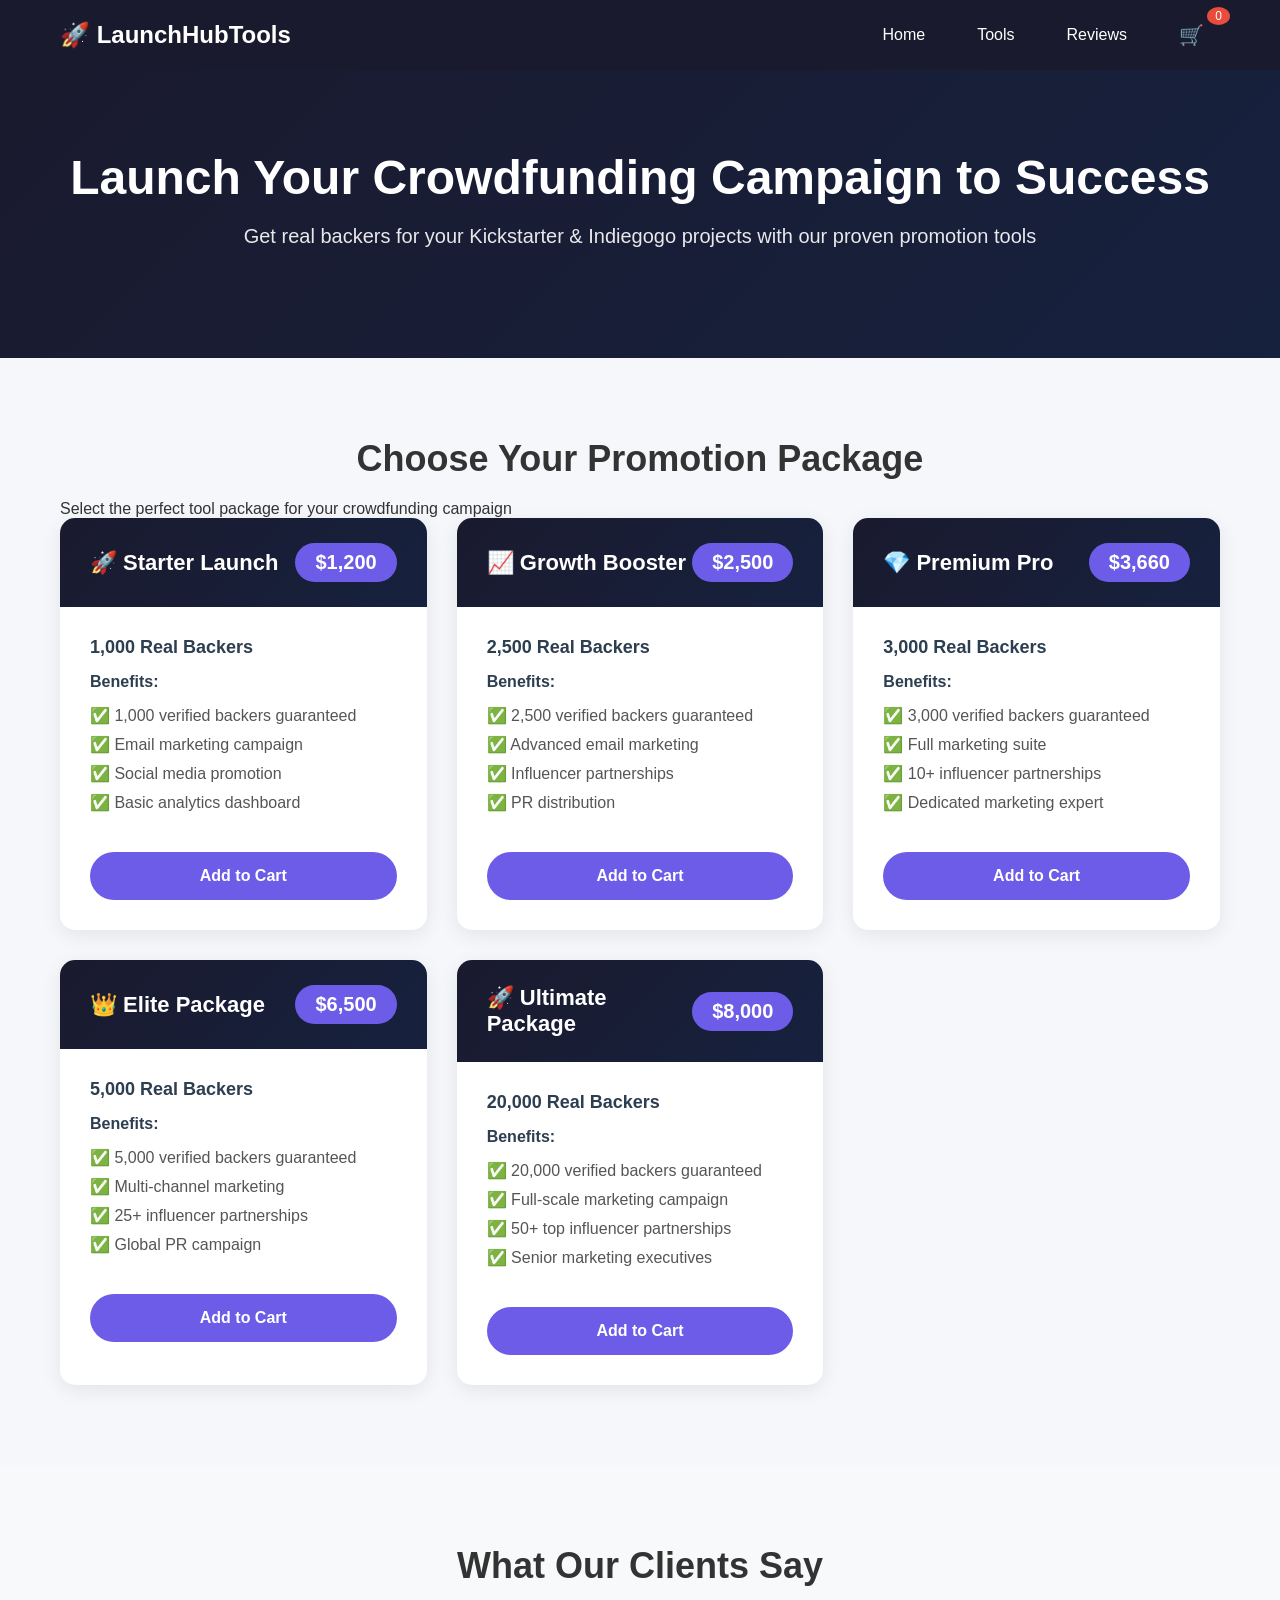
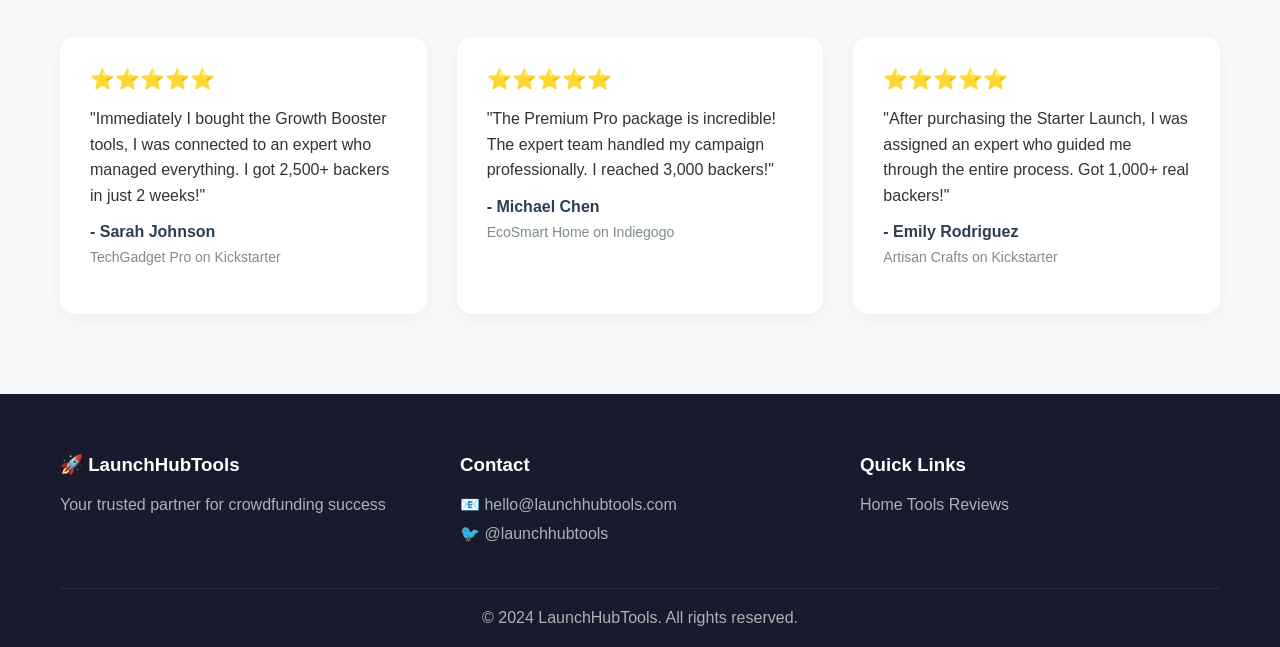
<file: index.html>
<!DOCTYPE html>
<html lang="en">
<head>
    <meta charset="UTF-8">
    <meta name="viewport" content="width=device-width, initial-scale=1.0">
    <title>LaunchHubTools - Crowdfunding Promotion Tools</title>
    <link rel="stylesheet" href="style.css">
</head>
<body>
    <nav class="navbar">
        <div class="container">
            <div class="logo">
                <span>🚀 LaunchHubTools</span>
            </div>
            <div class="nav-links">
                <a href="index.html">Home</a>
                <a href="#tools">Tools</a>
                <a href="#reviews">Reviews</a>
                <a href="cart.html" class="cart-icon">🛒 <span id="cartCount">0</span></a>
            </div>
        </div>
    </nav>

    <section class="hero">
        <div class="container">
            <h1>Launch Your Crowdfunding Campaign to Success</h1>
            <p>Get real backers for your Kickstarter & Indiegogo projects with our proven promotion tools</p>
        </div>
    </section>

    <section id="tools" class="tools-section">
        <div class="container">
            <h1>Choose Your Promotion Package</h1>
            <p>Select the perfect tool package for your crowdfunding campaign</p>

            <div class="tools-grid">
                <!-- Tool 1: Starter Launch -->
                <div class="tool-card">
                    <div class="tool-header">
                        <h2>🚀 Starter Launch</h2>
                        <div class="price-badge">$1,200</div>
                    </div>
                    <div class="tool-body">
                        <h3>1,000 Real Backers</h3>
                        <div class="benefits">
                            <h4>Benefits:</h4>
                            <ul>
                                <li>✅ 1,000 verified backers guaranteed</li>
                                <li>✅ Email marketing campaign</li>
                                <li>✅ Social media promotion</li>
                                <li>✅ Basic analytics dashboard</li>
                            </ul>
                        </div>
                        <button class="btn-add-cart" onclick="addToCart(1, 'Starter Launch', 1200)">Add to Cart</button>
                    </div>
                </div>

                <!-- Tool 2: Growth Booster -->
                <div class="tool-card">
                    <div class="tool-header">
                        <h2>📈 Growth Booster</h2>
                        <div class="price-badge">$2,500</div>
                    </div>
                    <div class="tool-body">
                        <h3>2,500 Real Backers</h3>
                        <div class="benefits">
                            <h4>Benefits:</h4>
                            <ul>
                                <li>✅ 2,500 verified backers guaranteed</li>
                                <li>✅ Advanced email marketing</li>
                                <li>✅ Influencer partnerships</li>
                                <li>✅ PR distribution</li>
                            </ul>
                        </div>
                        <button class="btn-add-cart" onclick="addToCart(2, 'Growth Booster', 2500)">Add to Cart</button>
                    </div>
                </div>

                <!-- Tool 3: Premium Pro -->
                <div class="tool-card">
                    <div class="tool-header">
                        <h2>💎 Premium Pro</h2>
                        <div class="price-badge">$3,660</div>
                    </div>
                    <div class="tool-body">
                        <h3>3,000 Real Backers</h3>
                        <div class="benefits">
                            <h4>Benefits:</h4>
                            <ul>
                                <li>✅ 3,000 verified backers guaranteed</li>
                                <li>✅ Full marketing suite</li>
                                <li>✅ 10+ influencer partnerships</li>
                                <li>✅ Dedicated marketing expert</li>
                            </ul>
                        </div>
                        <button class="btn-add-cart" onclick="addToCart(3, 'Premium Pro', 3660)">Add to Cart</button>
                    </div>
                </div>

                <!-- Tool 4: Elite Package -->
                <div class="tool-card">
                    <div class="tool-header">
                        <h2>👑 Elite Package</h2>
                        <div class="price-badge">$6,500</div>
                    </div>
                    <div class="tool-body">
                        <h3>5,000 Real Backers</h3>
                        <div class="benefits">
                            <h4>Benefits:</h4>
                            <ul>
                                <li>✅ 5,000 verified backers guaranteed</li>
                                <li>✅ Multi-channel marketing</li>
                                <li>✅ 25+ influencer partnerships</li>
                                <li>✅ Global PR campaign</li>
                            </ul>
                        </div>
                        <button class="btn-add-cart" onclick="addToCart(4, 'Elite Package', 6500)">Add to Cart</button>
                    </div>
                </div>

                <!-- Tool 5: Ultimate Package -->
                <div class="tool-card">
                    <div class="tool-header">
                        <h2>🚀 Ultimate Package</h2>
                        <div class="price-badge">$8,000</div>
                    </div>
                    <div class="tool-body">
                        <h3>20,000 Real Backers</h3>
                        <div class="benefits">
                            <h4>Benefits:</h4>
                            <ul>
                                <li>✅ 20,000 verified backers guaranteed</li>
                                <li>✅ Full-scale marketing campaign</li>
                                <li>✅ 50+ top influencer partnerships</li>
                                <li>✅ Senior marketing executives</li>
                            </ul>
                        </div>
                        <button class="btn-add-cart" onclick="addToCart(5, 'Ultimate Package', 8000)">Add to Cart</button>
                    </div>
                </div>
            </div>
        </div>
    </section>

    <section id="reviews" class="reviews">
        <div class="container">
            <h2>What Our Clients Say</h2>
            <div class="review-grid">
                <div class="review-card">
                    <div class="stars">⭐⭐⭐⭐⭐</div>
                    <p>"Immediately I bought the Growth Booster tools, I was connected to an expert who managed everything. I got 2,500+ backers in just 2 weeks!"</p>
                    <h4>- Sarah Johnson</h4>
                    <p class="campaign">TechGadget Pro on Kickstarter</p>
                </div>
                <div class="review-card">
                    <div class="stars">⭐⭐⭐⭐⭐</div>
                    <p>"The Premium Pro package is incredible! The expert team handled my campaign professionally. I reached 3,000 backers!"</p>
                    <h4>- Michael Chen</h4>
                    <p class="campaign">EcoSmart Home on Indiegogo</p>
                </div>
                <div class="review-card">
                    <div class="stars">⭐⭐⭐⭐⭐</div>
                    <p>"After purchasing the Starter Launch, I was assigned an expert who guided me through the entire process. Got 1,000+ real backers!"</p>
                    <h4>- Emily Rodriguez</h4>
                    <p class="campaign">Artisan Crafts on Kickstarter</p>
                </div>
            </div>
        </div>
    </section>

    <footer>
        <div class="container">
            <div class="footer-content">
                <div class="footer-section">
                    <h3>🚀 LaunchHubTools</h3>
                    <p>Your trusted partner for crowdfunding success</p>
                </div>
                <div class="footer-section">
                    <h3>Contact</h3>
                    <p>📧 hello@launchhubtools.com</p>
                    <p>🐦 @launchhubtools</p>
                </div>
                <div class="footer-section">
                    <h3>Quick Links</h3>
                    <a href="index.html">Home</a>
                    <a href="#tools">Tools</a>
                    <a href="#reviews">Reviews</a>
                </div>
            </div>
            <div class="footer-bottom">
                <p>&copy; 2024 LaunchHubTools. All rights reserved.</p>
            </div>
        </div>
    </footer>

    <script src="cart.js"></script>
</body>
</html>
</file>
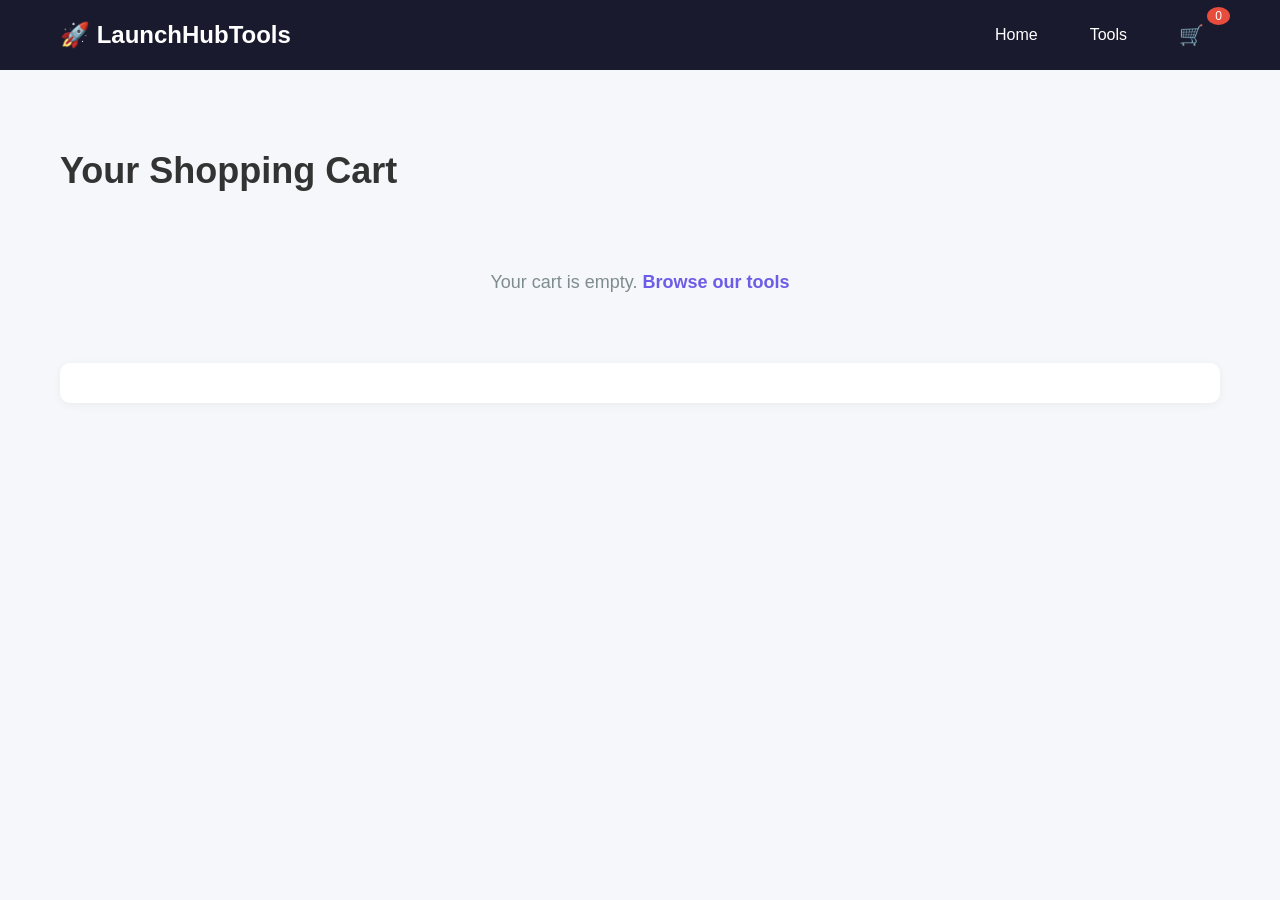
<file: cart.html>
<!DOCTYPE html>
<html lang="en">
<head>
    <meta charset="UTF-8">
    <meta name="viewport" content="width=device-width, initial-scale=1.0">
    <title>Cart - LaunchHubTools</title>
    <link rel="stylesheet" href="style.css">
</head>
<body>
    <nav class="navbar">
        <div class="container">
            <div class="logo">
                <span>🚀 LaunchHubTools</span>
            </div>
            <div class="nav-links">
                <a href="index.html">Home</a>
                <a href="index.html#tools">Tools</a>
                <a href="cart.html" class="cart-icon">🛒 <span id="cartCount">0</span></a>
            </div>
        </div>
    </nav>

    <section class="cart-section">
        <div class="container">
            <h1>Your Shopping Cart</h1>
            <div id="cartItems"></div>
            <div id="cartTotal" class="cart-total"></div>
            <button id="checkoutBtn" class="btn-checkout" onclick="proceedToCheckout()">Proceed to Checkout</button>
        </div>
    </section>

    <script src="cart.js"></script>
    <script>
        displayCart();
    </script>
</body>
</html>
</file>
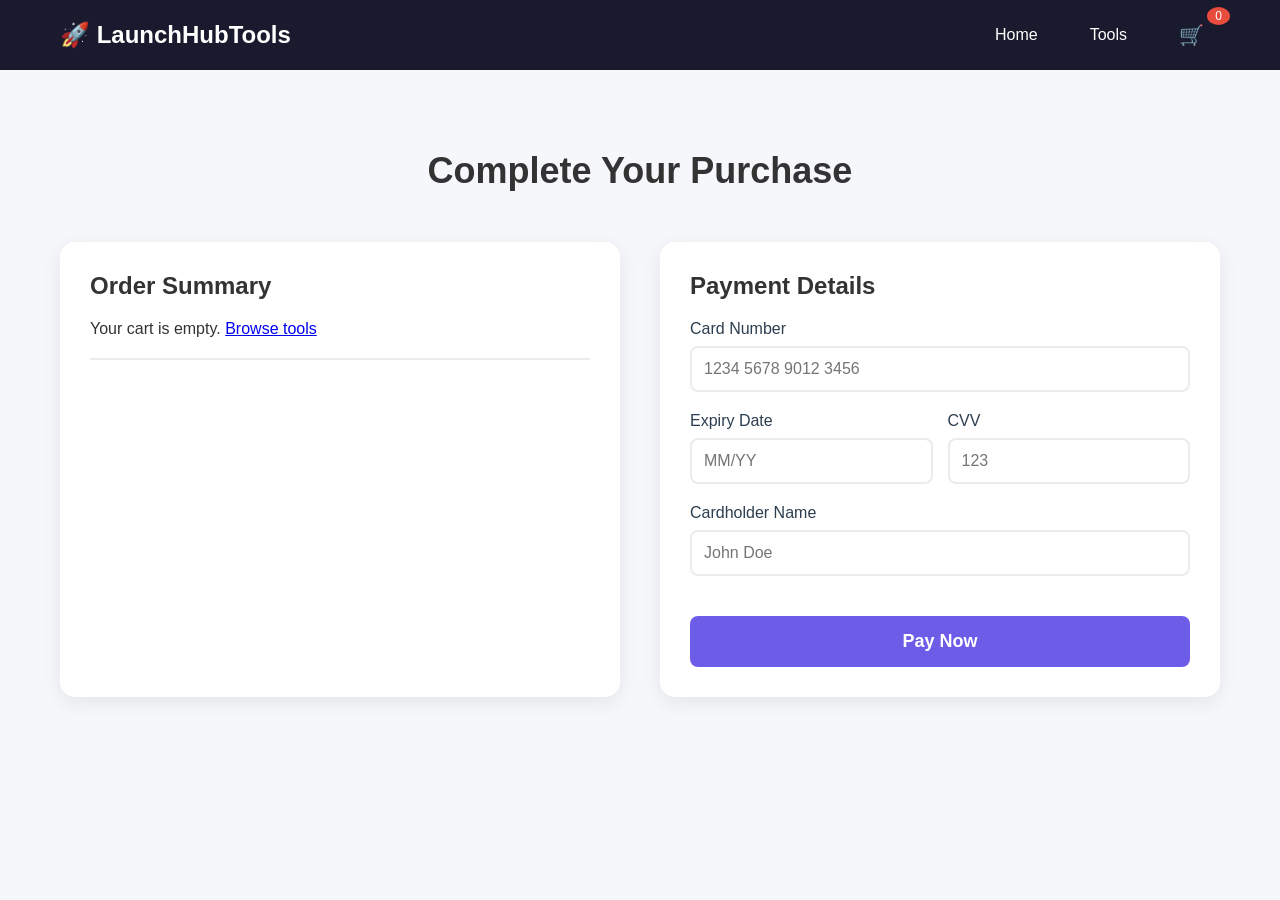
<file: checkout.html>
<!DOCTYPE html>
<html lang="en">
<head>
    <meta charset="UTF-8">
    <meta name="viewport" content="width=device-width, initial-scale=1.0">
    <title>Checkout - LaunchHubTools</title>
    <link rel="stylesheet" href="style.css">
    <script src="https://checkout.flutterwave.com/v3.js"></script>
</head>
<body>
    <nav class="navbar">
        <div class="container">
            <div class="logo">
                <span>🚀 LaunchHubTools</span>
            </div>
            <div class="nav-links">
                <a href="index.html">Home</a>
                <a href="index.html#tools">Tools</a>
                <a href="cart.html" class="cart-icon">🛒 <span id="cartCount">0</span></a>
            </div>
        </div>
    </nav>

    <section class="checkout-section">
        <div class="container">
            <h1>Complete Your Purchase</h1>
            <div class="checkout-box">
                <div class="order-summary">
                    <h2>Order Summary</h2>
                    <div id="orderItems"></div>
                    <div id="orderTotal" class="order-total"></div>
                </div>
                
                <div class="payment-form">
                    <h2>Payment Details</h2>
                    <form id="paymentForm">
                        <div class="form-group">
                            <label>Card Number</label>
                            <input type="text" placeholder="1234 5678 9012 3456" required>
                        </div>
                        <div class="form-row">
                            <div class="form-group">
                                <label>Expiry Date</label>
                                <input type="text" placeholder="MM/YY" required>
                            </div>
                            <div class="form-group">
                                <label>CVV</label>
                                <input type="text" placeholder="123" required>
                            </div>
                        </div>
                        <div class="form-group">
                            <label>Cardholder Name</label>
                            <input type="text" placeholder="John Doe" required>
                        </div>
                        <button type="button" class="btn-pay" onclick="payWithFlutterwave()">Pay Now</button>
                    </form>
                </div>
            </div>
        </div>
    </section>

    <script src="cart.js"></script>
    <script>
        const cart = JSON.parse(localStorage.getItem('cart')) || [];

        function displayOrder() {
            const orderItemsDiv = document.getElementById('orderItems');
            let total = 0;
            
            if (cart.length === 0) {
                orderItemsDiv.innerHTML = '<p>Your cart is empty. <a href="index.html">Browse tools</a></p>';
                return;
            }
            
            cart.forEach(item => {
                const itemDiv = document.createElement('div');
                itemDiv.className = 'order-item';
                itemDiv.innerHTML = `
                    <span>${item.name}</span>
                    <span>$${item.price.toLocaleString()}</span>
                `;
                orderItemsDiv.appendChild(itemDiv);
                total += item.price;
            });

            document.getElementById('orderTotal').innerHTML = `
                <h3>Total: $${total.toLocaleString()}</h3>
            `;
        }

        displayOrder();

        function payWithFlutterwave() {
            const cart = JSON.parse(localStorage.getItem('cart')) || [];
            let total = 0;
            cart.forEach(item => {
                total += item.price;
            });

            // YOUR FLUTTERWAVE KEYS - Replace with your actual keys
            const FLUTTERWAVE_PUBLIC_KEY = 'FLWPUBK-3cb9a8fe1e8a429b66a98eda7607a897-X';
            const FLUTTERWAVE_ENCRYPTION_KEY = '6daef8cd5aa69ffc31a2ce2a';

            const txRef = `LH-${Date.now()}-${Math.floor(Math.random() * 1000)}`;

            FlutterwaveCheckout({
                public_key: FLUTTERWAVE_PUBLIC_KEY,
                tx_ref: txRef,
                amount: total,
                currency: "USD",
                payment_options: "card,mobilemoney,ussd",
                customer: {
                    email: "customer@example.com",
                    name: "Customer",
                },
                customizations: {
                    title: "LaunchHubTools",
                    description: "Crowdfunding Promotion Tools",
                    logo: "https://launchhutbooks.github.io/launchhubtools-simple/logo.png",
                },
                callback: function(response) {
                    if (response.status === 'successful') {
                        alert('✅ Payment successful! Thank you for your purchase.');
                        localStorage.removeItem('cart');
                        window.location.href = 'success.html';
                    } else {
                        alert('❌ Payment failed. Please try again.');
                    }
                },
                onclose: function() {
                    console.log('Payment modal closed');
                },
            });
        }
    </script>
</body>
</html>
</file>
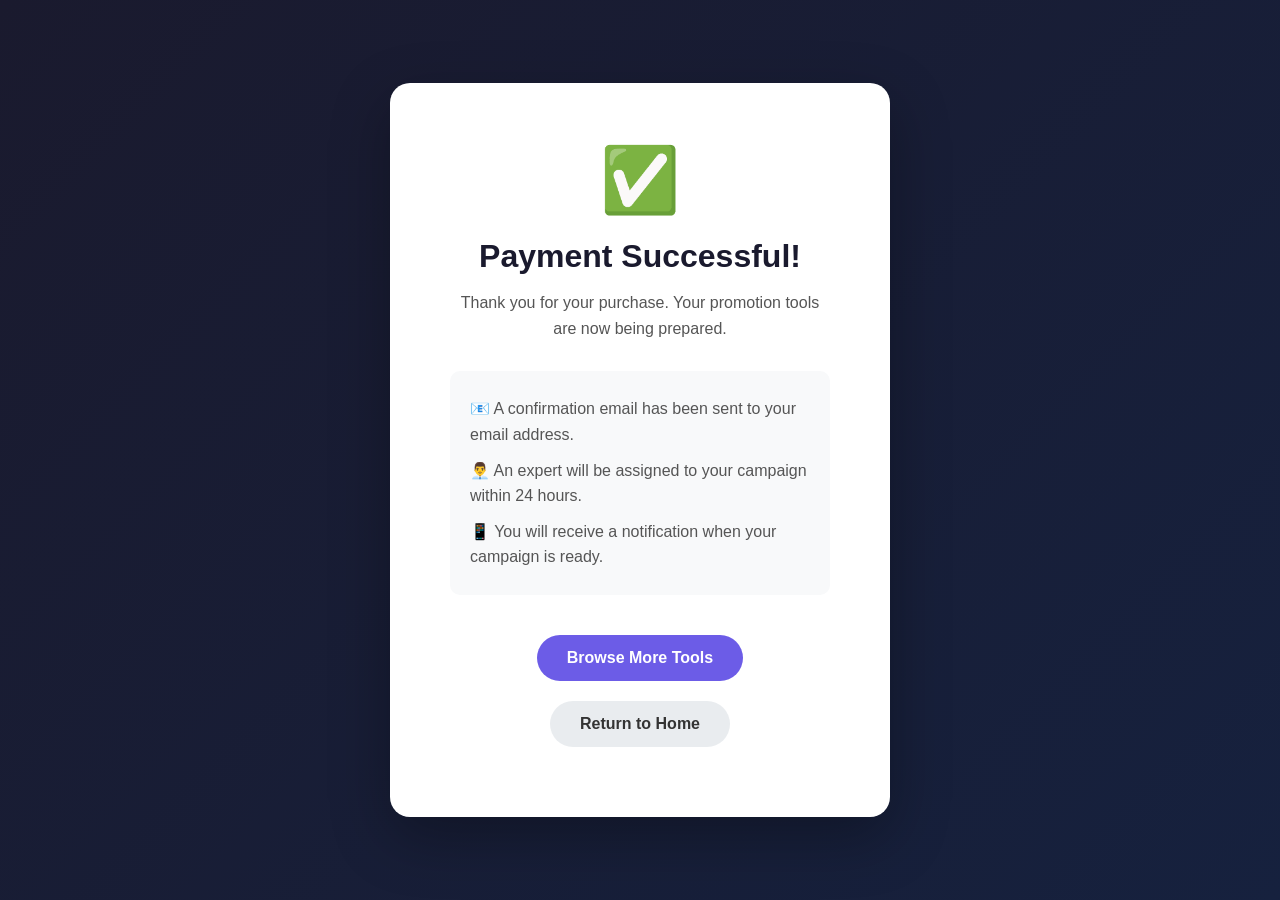
<file: success.html>
<!DOCTYPE html>
<html lang="en">
<head>
    <meta charset="UTF-8">
    <meta name="viewport" content="width=device-width, initial-scale=1.0">
    <title>Payment Successful - LaunchHubTools</title>
    <link rel="stylesheet" href="style.css">
</head>
<body>
    <div class="success-container">
        <div class="success-box">
            <div class="success-icon">✅</div>
            <h1>Payment Successful!</h1>
            <p>Thank you for your purchase. Your promotion tools are now being prepared.</p>
            <div class="success-details">
                <p>📧 A confirmation email has been sent to your email address.</p>
                <p>👨‍💼 An expert will be assigned to your campaign within 24 hours.</p>
                <p>📱 You will receive a notification when your campaign is ready.</p>
            </div>
            <a href="index.html" class="btn-success">Browse More Tools</a>
            <a href="index.html" class="btn-success-secondary">Return to Home</a>
        </div>
    </div>
</body>
</html>
</file>
<file: style.css>
* {
    margin: 0;
    padding: 0;
    box-sizing: border-box;
}

body {
    font-family: 'Segoe UI', Tahoma, Geneva, Verdana, sans-serif;
    background: #f5f7fa;
    color: #333;
}

.container {
    max-width: 1200px;
    margin: 0 auto;
    padding: 0 20px;
}

.navbar {
    background: #1a1a2e;
    padding: 15px 0;
    position: sticky;
    top: 0;
    z-index: 1000;
}

.navbar .container {
    display: flex;
    justify-content: space-between;
    align-items: center;
}

.logo {
    display: flex;
    align-items: center;
    gap: 10px;
    color: #fff;
    font-size: 24px;
    font-weight: bold;
}

.logo img {
    height: 40px;
}

.nav-links {
    display: flex;
    gap: 20px;
    align-items: center;
}

.nav-links a {
    color: #fff;
    text-decoration: none;
    padding: 8px 16px;
    border-radius: 5px;
    transition: 0.3s;
}

.nav-links a:hover {
    background: rgba(255, 255, 255, 0.1);
}

.cart-icon {
    font-size: 20px;
    position: relative;
}

#cartCount {
    background: #e74c3c;
    color: #fff;
    border-radius: 50%;
    padding: 2px 8px;
    font-size: 12px;
    position: absolute;
    top: -8px;
    right: -10px;
}

.hero {
    background: linear-gradient(135deg, #1a1a2e 0%, #16213e 100%);
    color: #fff;
    padding: 80px 0;
    text-align: center;
}

.hero h1 {
    font-size: 48px;
    margin-bottom: 20px;
}

.hero p {
    font-size: 20px;
    margin-bottom: 30px;
    opacity: 0.9;
}

.tools-section {
    padding: 80px 0;
}

.tools-section h1 {
    text-align: center;
    font-size: 36px;
    margin-bottom: 20px;
}

.tools-section > p {
    text-align: center;
    color: #7f8c8d;
    margin-bottom: 50px;
}

.tools-grid {
    display: grid;
    grid-template-columns: repeat(auto-fit, minmax(350px, 1fr));
    gap: 30px;
}

.tool-card {
    background: #fff;
    border-radius: 15px;
    overflow: hidden;
    box-shadow: 0 5px 20px rgba(0,0,0,0.08);
    transition: 0.3s;
}

.tool-card:hover {
    transform: translateY(-10px);
    box-shadow: 0 15px 40px rgba(0,0,0,0.15);
}

.tool-header {
    background: linear-gradient(135deg, #1a1a2e 0%, #16213e 100%);
    color: #fff;
    padding: 25px 30px;
    display: flex;
    justify-content: space-between;
    align-items: center;
}

.tool-header h2 {
    font-size: 22px;
}

.price-badge {
    background: #6c5ce7;
    padding: 8px 20px;
    border-radius: 25px;
    font-size: 20px;
    font-weight: bold;
}

.tool-body {
    padding: 30px;
}

.tool-body h3 {
    font-size: 18px;
    color: #2c3e50;
    margin-bottom: 15px;
}

.tool-body h4 {
    color: #2c3e50;
    margin: 15px 0 10px 0;
}

.tool-body ul {
    list-style: none;
    padding: 0;
}

.tool-body ul li {
    padding: 5px 0;
    color: #555;
}

.benefits,
.whats-included {
    margin: 15px 0;
}

.btn-add-cart {
    width: 100%;
    background: #6c5ce7;
    color: #fff;
    border: none;
    padding: 15px;
    border-radius: 30px;
    font-size: 16px;
    font-weight: bold;
    cursor: pointer;
    transition: 0.3s;
    margin-top: 20px;
}

.btn-add-cart:hover {
    background: #5a4bd1;
    transform: scale(1.02);
}

.cart-section {
    padding: 80px 0;
}

.cart-section h1 {
    font-size: 36px;
    margin-bottom: 30px;
}

.cart-item {
    display: flex;
    justify-content: space-between;
    align-items: center;
    background: #fff;
    padding: 20px;
    border-radius: 10px;
    margin-bottom: 15px;
    box-shadow: 0 2px 10px rgba(0,0,0,0.05);
}

.cart-item-info h3 {
    margin-bottom: 5px;
}

.cart-item-info p {
    color: #6c5ce7;
    font-size: 18px;
    font-weight: bold;
}

.btn-remove {
    background: #e74c3c;
    color: #fff;
    border: none;
    padding: 8px 20px;
    border-radius: 5px;
    cursor: pointer;
}

.btn-remove:hover {
    background: #c0392b;
}

.cart-total {
    background: #fff;
    padding: 20px;
    border-radius: 10px;
    margin: 20px 0;
    box-shadow: 0 2px 10px rgba(0,0,0,0.05);
}

.btn-checkout {
    background: #6c5ce7;
    color: #fff;
    border: none;
    padding: 15px 50px;
    border-radius: 30px;
    font-size: 18px;
    font-weight: bold;
    cursor: pointer;
    transition: 0.3s;
}

.btn-checkout:hover {
    background: #5a4bd1;
    transform: scale(1.05);
}

.empty-cart {
    text-align: center;
    padding: 50px;
    font-size: 18px;
    color: #7f8c8d;
}

.empty-cart a {
    color: #6c5ce7;
    text-decoration: none;
    font-weight: bold;
}

.checkout-section {
    padding: 80px 0;
}

.checkout-section h1 {
    text-align: center;
    font-size: 36px;
    margin-bottom: 50px;
}

.checkout-box {
    display: grid;
    grid-template-columns: 1fr 1fr;
    gap: 40px;
}

.order-summary {
    background: #fff;
    padding: 30px;
    border-radius: 15px;
    box-shadow: 0 5px 20px rgba(0,0,0,0.08);
}

.order-summary h2 {
    margin-bottom: 20px;
}

.order-item {
    display: flex;
    justify-content: space-between;
    padding: 15px 0;
    border-bottom: 1px solid #e9ecef;
}

.order-total {
    margin-top: 20px;
    padding-top: 20px;
    border-top: 2px solid #e9ecef;
}

.payment-form {
    background: #fff;
    padding: 30px;
    border-radius: 15px;
    box-shadow: 0 5px 20px rgba(0,0,0,0.08);
}

.payment-form h2 {
    margin-bottom: 20px;
}

.form-group {
    margin-bottom: 20px;
}

.form-group label {
    display: block;
    margin-bottom: 8px;
    font-weight: 500;
    color: #2c3e50;
}

.form-group input {
    width: 100%;
    padding: 12px;
    border: 2px solid #e9ecef;
    border-radius: 8px;
    font-size: 16px;
    transition: 0.3s;
}

.form-group input:focus {
    border-color: #6c5ce7;
    outline: none;
}

.form-row {
    display: grid;
    grid-template-columns: 1fr 1fr;
    gap: 15px;
}

.btn-pay {
    width: 100%;
    padding: 15px;
    background: #6c5ce7;
    color: #fff;
    border: none;
    border-radius: 8px;
    font-size: 18px;
    font-weight: bold;
    cursor: pointer;
    transition: 0.3s;
    margin-top: 20px;
}

.btn-pay:hover {
    background: #5a4bd1;
}

.reviews {
    padding: 80px 0;
    background: #f8f9fa;
}

.reviews h2 {
    text-align: center;
    font-size: 36px;
    margin-bottom: 50px;
}

.review-grid {
    display: grid;
    grid-template-columns: repeat(auto-fit, minmax(300px, 1fr));
    gap: 30px;
}

.review-card {
    background: #fff;
    padding: 30px;
    border-radius: 15px;
    box-shadow: 0 5px 20px rgba(0,0,0,0.05);
}

.review-card .stars {
    color: #f39c12;
    font-size: 20px;
    margin-bottom: 15px;
}

.review-card p {
    line-height: 1.6;
    margin-bottom: 15px;
}

.review-card h4 {
    color: #2c3e50;
    font-size: 16px;
}

.review-card .campaign {
    color: #7f8c8d;
    font-size: 14px;
    margin-top: 5px;
}

footer {
    background: #1a1a2e;
    color: #fff;
    padding: 60px 0 20px 0;
}

.footer-content {
    display: grid;
    grid-template-columns: repeat(auto-fit, minmax(200px, 1fr));
    gap: 40px;
    margin-bottom: 40px;
}

.footer-section h3 {
    margin-bottom: 15px;
}

.footer-section p,
.footer-section a {
    color: #b0b0b0;
    text-decoration: none;
    line-height: 1.8;
}

.footer-section a:hover {
    color: #fff;
}

.footer-bottom {
    text-align: center;
    padding-top: 20px;
    border-top: 1px solid #2c2c4a;
    color: #b0b0b0;
}

.success-container {
    min-height: 100vh;
    display: flex;
    justify-content: center;
    align-items: center;
    background: linear-gradient(135deg, #1a1a2e 0%, #16213e 100%);
}

.success-box {
    background: #fff;
    padding: 60px;
    border-radius: 20px;
    text-align: center;
    max-width: 500px;
    box-shadow: 0 20px 60px rgba(0,0,0,0.3);
}

.success-icon {
    font-size: 64px;
    margin-bottom: 20px;
}

.success-box h1 {
    color: #1a1a2e;
    margin-bottom: 15px;
}

.success-box p {
    color: #555;
    line-height: 1.6;
}

.success-details {
    margin: 30px 0;
    text-align: left;
    background: #f8f9fa;
    padding: 20px;
    border-radius: 10px;
}

.success-details p {
    padding: 5px 0;
}

.btn-success {
    display: inline-block;
    padding: 14px 30px;
    background: #6c5ce7;
    color: #fff;
    text-decoration: none;
    border-radius: 25px;
    margin: 10px 5px;
    font-weight: bold;
}

.btn-success-secondary {
    display: inline-block;
    padding: 14px 30px;
    background: #e9ecef;
    color: #333;
    text-decoration: none;
    border-radius: 25px;
    margin: 10px 5px;
    font-weight: bold;
}

.btn-success:hover {
    background: #5a4bd1;
}

.btn-success-secondary:hover {
    background: #dee2e6;
}

@media (max-width: 768px) {
    .checkout-box {
        grid-template-columns: 1fr;
    }
    .tools-grid {
        grid-template-columns: 1fr;
    }
    .hero h1 {
        font-size: 32px;
    }
    .nav-links {
        flex-wrap: wrap;
        justify-content: center;
    }
    .tool-header {
        flex-direction: column;
        text-align: center;
        gap: 10px;
    }
}
</file>
